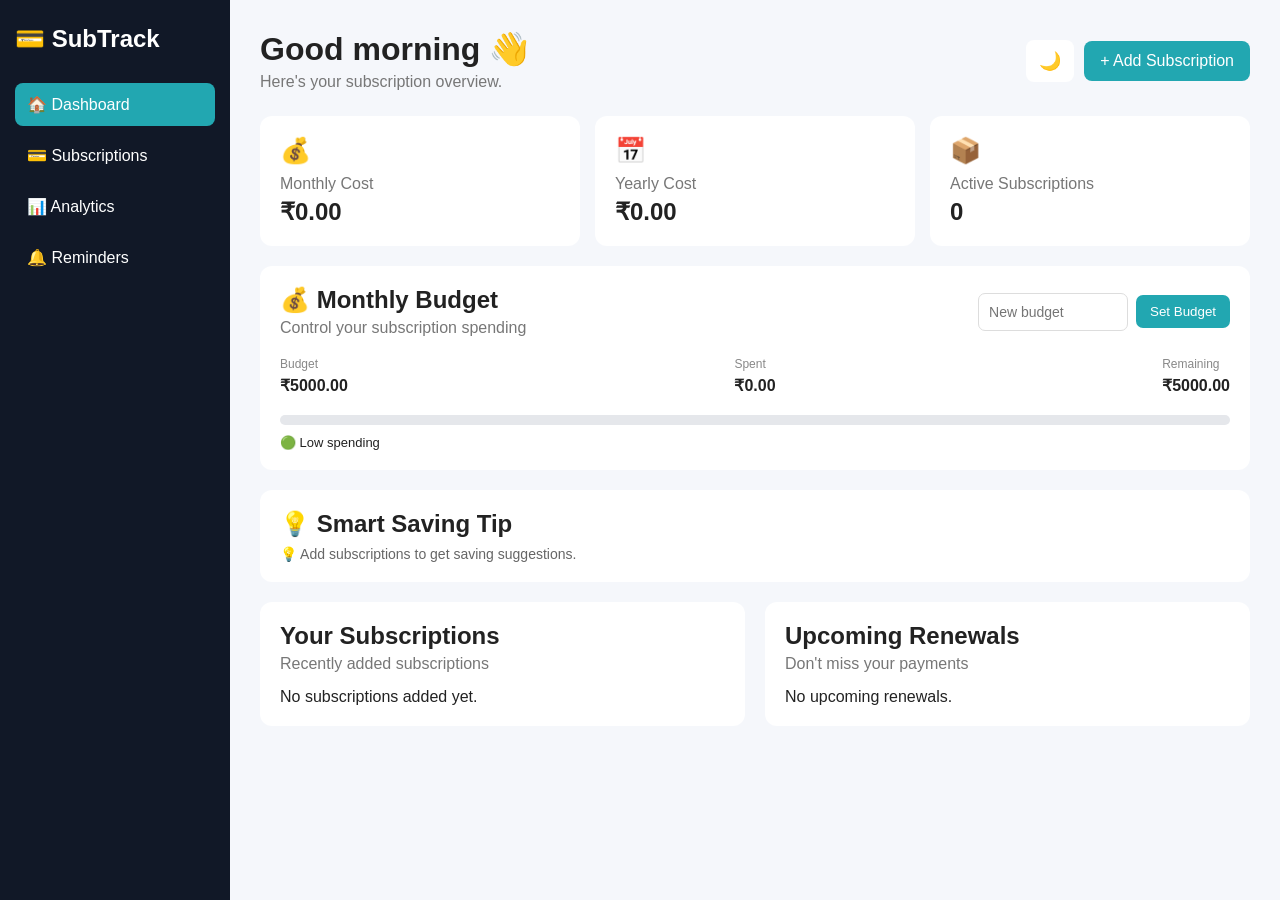
<file: index.html>
<!DOCTYPE html>
<html lang="en">

<head>

    <meta charset="UTF-8">

    <meta name="viewport"
          content="width=device-width, initial-scale=1.0">

    <title>Subscription Tracker</title>

    <link rel="stylesheet" href="style.css">

</head>


<body>

<div class="dashboard">


    <!-- SIDEBAR -->

    <aside class="sidebar">

        <h2 class="logo">
            💳 SubTrack
        </h2>

        <nav>

            <a href="index.html" class="active">
                🏠 Dashboard
            </a>

            <a href="subscriptions.html">
                💳 Subscriptions
            </a>

            <a href="analytics.html">
                📊 Analytics
            </a>

            <a href="reminders.html">
                🔔 Reminders
            </a>

        </nav>

    </aside>



    <!-- MAIN CONTENT -->

    <main class="main-content">


        <!-- TOP -->

        <div class="topbar">

            <div>

                <h1>
                    Good morning 👋
                </h1>

                <p>
                    Here's your subscription overview.
                </p>

            </div>


            <div class="top-buttons">

                <button
                    id="darkModeBtn"
                    class="dark-btn">

                    🌙

                </button>


                <a
                    href="subscriptions.html"
                    class="add-btn">

                    + Add Subscription

                </a>

            </div>

        </div>



        <!-- SUMMARY -->

        <div class="summary-cards">


            <div class="summary-card">

                <div class="card-icon">
                    💰
                </div>

                <p>
                    Monthly Cost
                </p>

                <h2 id="monthlyCost">
                    ₹0.00
                </h2>

            </div>


            <div class="summary-card">

                <div class="card-icon">
                    📅
                </div>

                <p>
                    Yearly Cost
                </p>

                <h2 id="yearlyCost">
                    ₹0.00
                </h2>

            </div>


            <div class="summary-card">

                <div class="card-icon">
                    📦
                </div>

                <p>
                    Active Subscriptions
                </p>

                <h2 id="activeCount">
                    0
                </h2>

            </div>


        </div>



        <!-- BUDGET -->

        <section class="budget-card card">

            <div class="section-header">

                <div>

                    <h2>
                        💰 Monthly Budget
                    </h2>

                    <p>
                        Control your subscription spending
                    </p>

                </div>


                <div class="budget-edit">
    <input type="number" id="budgetInput" min="1" placeholder="New budget">
    <button id="setBudgetBtn" class="budget-btn">Set Budget</button>
</div>

            </div>


            <div class="budget-info">


                <div>

                    <span>
                        Budget
                    </span>

                    <strong id="budgetAmount">
                        ₹5,000.00
                    </strong>

                </div>


                <div>

                    <span>
                        Spent
                    </span>

                    <strong id="budgetSpent">
                        ₹0.00
                    </strong>

                </div>


                <div>

                    <span>
                        Remaining
                    </span>

                    <strong id="budgetRemaining">
                        ₹5,000.00
                    </strong>

                </div>


            </div>


            <div class="progress budget-progress">

                <div
                    id="budgetProgress"
                    class="progress-bar">
                </div>

            </div>


            <p
                id="spendingStatus"
                class="spending-status">

                🟢 Low spending

            </p>

        </section>



        <!-- SAVING TIP -->

        <section class="suggestion card">

            <h2>
                💡 Smart Saving Tip
            </h2>

            <p id="savingSuggestion">

                Add subscriptions to get saving suggestions.

            </p>

        </section>



        <!-- CONTENT -->

        <div class="content-grid">


            <!-- SUBSCRIPTIONS -->

            <section class="card">

                <div class="section-header">

                    <div>

                        <h2>
                            Your Subscriptions
                        </h2>

                        <p>
                            Recently added subscriptions
                        </p>

                    </div>

                </div>


                <div id="dashboardSubscriptions">

                </div>

            </section>



            <!-- RENEWALS -->

            <section class="card">

                <div class="section-header">

                    <div>

                        <h2>
                            Upcoming Renewals
                        </h2>

                        <p>
                            Don't miss your payments
                        </p>

                    </div>

                </div>


                <div id="dashboardRenewals">

                </div>

            </section>


        </div>


    </main>

</div>


<script src="script.js"></script>

</body>

</html>
</file>
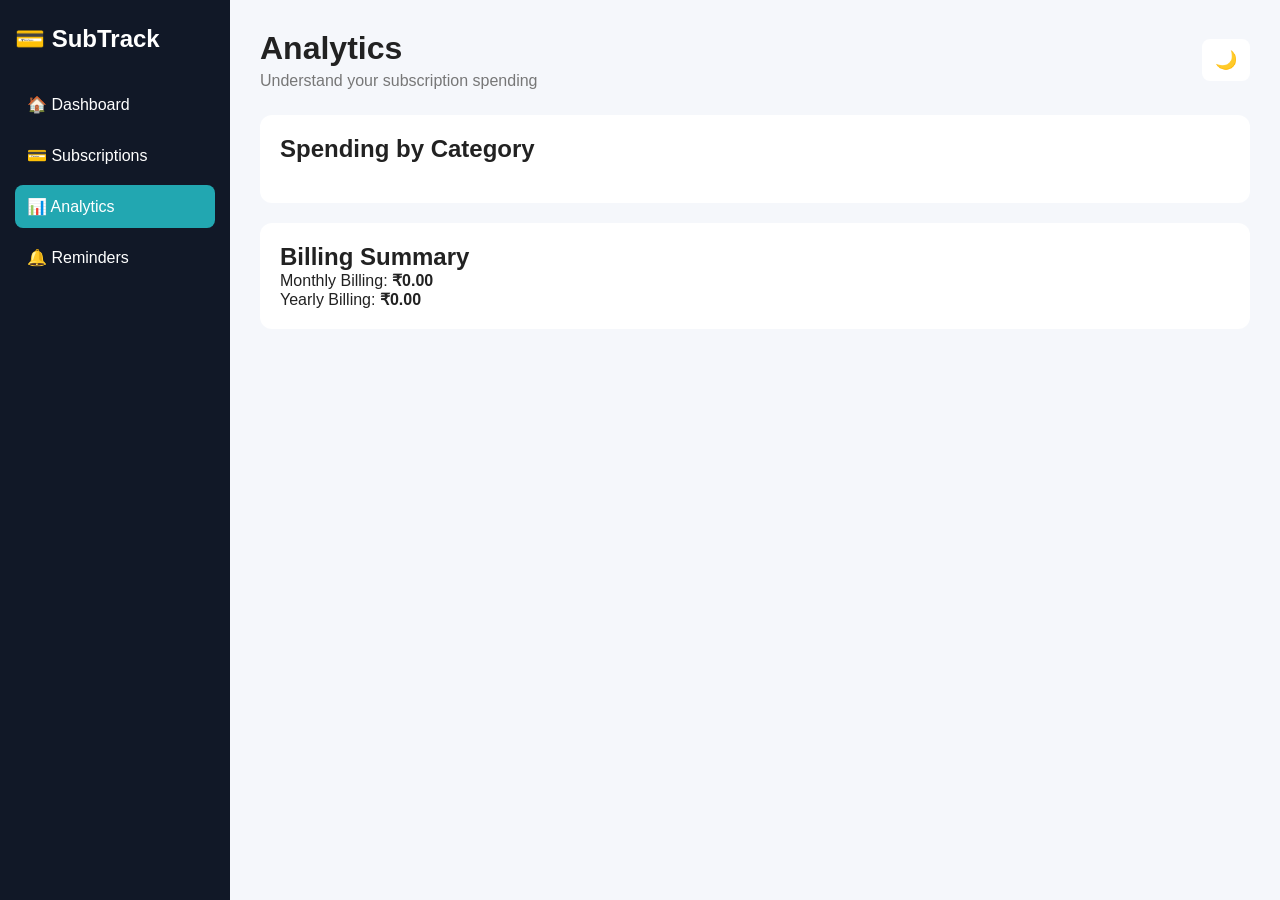
<file: analytics.html>
<!DOCTYPE html>
<html lang="en">

<head>

    <meta charset="UTF-8">

    <meta name="viewport"
          content="width=device-width, initial-scale=1.0">

    <title>Analytics</title>

    <link rel="stylesheet" href="style.css">

</head>


<body>

<div class="dashboard">


    <aside class="sidebar">

        <h2 class="logo">
            💳 SubTrack
        </h2>

        <nav>

            <a href="index.html">
                🏠 Dashboard
            </a>

            <a href="subscriptions.html">
                💳 Subscriptions
            </a>

            <a href="analytics.html"
               class="active">

                📊 Analytics

            </a>

            <a href="reminders.html">
                🔔 Reminders
            </a>

        </nav>

    </aside>



    <main class="main-content">


        <div class="topbar">

            <div>

                <h1>
                    Analytics
                </h1>

                <p>
                    Understand your subscription spending
                </p>

            </div>


            <button
                id="darkModeBtn"
                class="dark-btn">

                🌙

            </button>

        </div>



        <section class="card">

            <h2>
                Spending by Category
            </h2>

            <div
                id="categoryBreakdown"
                class="analytics-content">

            </div>

        </section>



        <section class="card">

            <h2>
                Billing Summary
            </h2>

            <div
                id="billingBreakdown">

            </div>

        </section>


    </main>

</div>


<script src="script.js"></script>

</body>

</html>
</file>
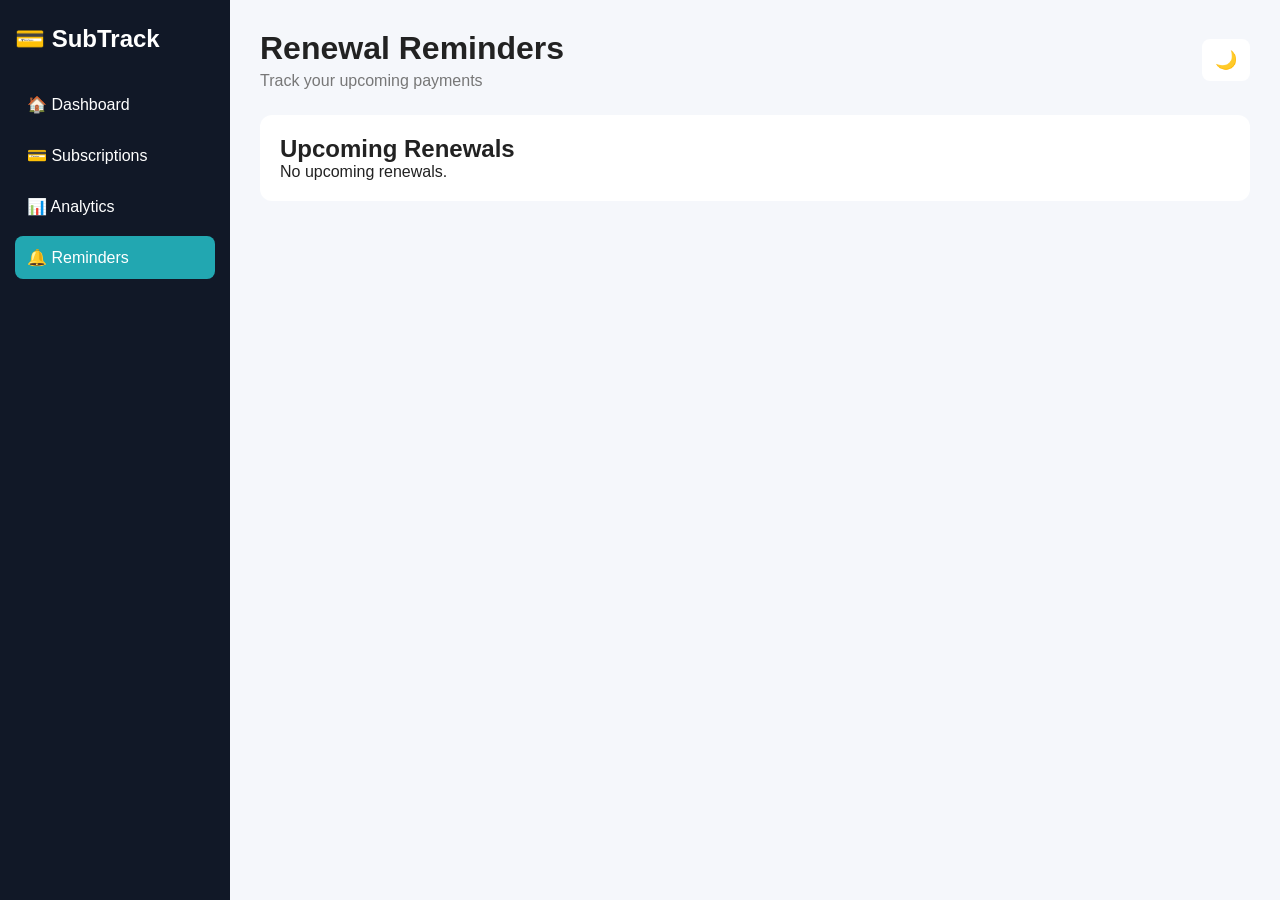
<file: reminders.html>
<!DOCTYPE html>
<html lang="en">

<head>

    <meta charset="UTF-8">

    <meta name="viewport"
          content="width=device-width, initial-scale=1.0">

    <title>Reminders</title>

    <link rel="stylesheet" href="style.css">

</head>


<body>

<div class="dashboard">


    <aside class="sidebar">

        <h2 class="logo">
            💳 SubTrack
        </h2>

        <nav>

            <a href="index.html">
                🏠 Dashboard
            </a>

            <a href="subscriptions.html">
                💳 Subscriptions
            </a>

            <a href="analytics.html">
                📊 Analytics
            </a>

            <a href="reminders.html"
               class="active">

                🔔 Reminders

            </a>

        </nav>

    </aside>



    <main class="main-content">


        <div class="topbar">

            <div>

                <h1>
                    Renewal Reminders
                </h1>

                <p>
                    Track your upcoming payments
                </p>

            </div>


            <button
                id="darkModeBtn"
                class="dark-btn">

                🌙

            </button>

        </div>



        <section class="card">

            <h2>
                Upcoming Renewals
            </h2>

            <div id="reminderList">

            </div>

        </section>


    </main>

</div>


<script src="script.js"></script>

</body>

</html>
</file>
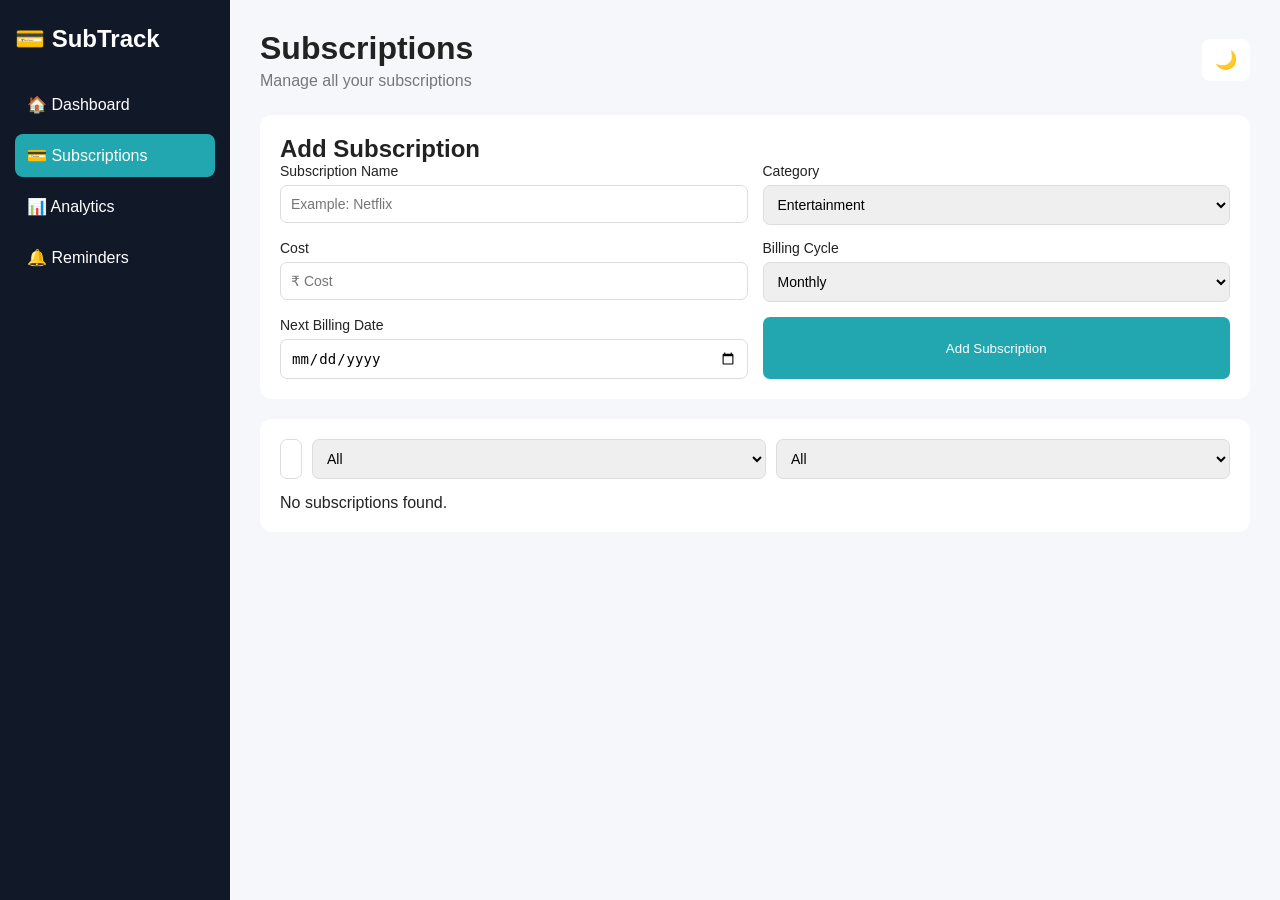
<file: subscriptions.html>
<!DOCTYPE html>
<html lang="en">

<head>

    <meta charset="UTF-8">

    <meta name="viewport"
          content="width=device-width, initial-scale=1.0">

    <title>Subscriptions</title>

    <link rel="stylesheet" href="style.css">

</head>


<body>

<div class="dashboard">


    <!-- SIDEBAR -->

    <aside class="sidebar">

        <h2 class="logo">
            💳 SubTrack
        </h2>

        <nav>

            <a href="index.html">
                🏠 Dashboard
            </a>

            <a href="subscriptions.html"
               class="active">

                💳 Subscriptions

            </a>

            <a href="analytics.html">
                📊 Analytics
            </a>

            <a href="reminders.html">
                🔔 Reminders
            </a>

        </nav>

    </aside>



    <!-- MAIN -->

    <main class="main-content">


        <div class="topbar">

            <div>

                <h1>
                    Subscriptions
                </h1>

                <p>
                    Manage all your subscriptions
                </p>

            </div>


            <button
                id="darkModeBtn"
                class="dark-btn">

                🌙

            </button>

        </div>



        <!-- ADD -->

        <section class="card add-section">

            <h2>
                Add Subscription
            </h2>


            <form id="subscriptionForm">


                <div class="form-group">

                    <label>
                        Subscription Name
                    </label>

                    <input
                        type="text"
                        id="subscriptionName"
                        placeholder="Example: Netflix"
                        required>

                </div>


                <div class="form-group">

                    <label>
                        Category
                    </label>

                    <select id="category">

                        <option>
                            Entertainment
                        </option>

                        <option>
                            Shopping
                        </option>

                        <option>
                            Education
                        </option>

                        <option>
                            Software
                        </option>

                        <option>
                            Health
                        </option>

                        <option>
                            Other
                        </option>

                    </select>

                </div>


                <div class="form-group">

                    <label>
                        Cost
                    </label>

                    <input
                        type="number"
                        id="cost"
                        min="1"
                        placeholder="₹ Cost"
                        required>

                </div>


                <div class="form-group">

                    <label>
                        Billing Cycle
                    </label>

                    <select id="billingCycle">

                        <option>
                            Monthly
                        </option>

                        <option>
                            Yearly
                        </option>

                    </select>

                </div>


                <div class="form-group">

                    <label>
                        Next Billing Date
                    </label>

                    <input
                        type="date"
                        id="billingDate"
                        required>

                </div>


                <button
                    type="submit"
                    class="save-btn">

                    Add Subscription

                </button>


            </form>

        </section>



        <!-- FILTER -->

        <section class="card">

            <div class="filters">

                <input
                    type="text"
                    id="searchInput"
                    placeholder="🔍 Search subscription...">


                <select id="filterCategory">

                    <option>
                        All
                    </option>

                    <option>
                        Entertainment
                    </option>

                    <option>
                        Shopping
                    </option>

                    <option>
                        Education
                    </option>

                    <option>
                        Software
                    </option>

                    <option>
                        Health
                    </option>

                    <option>
                        Other
                    </option>

                </select>


                <select id="filterBilling">

                    <option>
                        All
                    </option>

                    <option>
                        Monthly
                    </option>

                    <option>
                        Yearly
                    </option>

                </select>

            </div>


            <div id="subscriptionList">

            </div>

        </section>


    </main>

</div>


<script src="script.js"></script>

</body>

</html>
</file>
<file: style.css>
/* =========================
   BASIC
========================= */

* {
    box-sizing: border-box;
    margin: 0;
    padding: 0;
}

body {
    font-family: Arial, sans-serif;
    background: #f5f7fb;
    color: #222;
}

a {
    text-decoration: none;
    color: inherit;
}


/* =========================
   LAYOUT
========================= */

.dashboard {
    display: flex;
    min-height: 100vh;
}


/* =========================
   SIDEBAR
========================= */

.sidebar {
    width: 230px;
    background: #111827;
    color: white;
    padding: 25px 15px;
}

.logo {
    margin-bottom: 30px;
}

.sidebar nav a {
    display: block;
    padding: 12px;
    margin-bottom: 8px;
    border-radius: 8px;
}

.sidebar nav a:hover,
.sidebar nav .active {
    background: #22a7b1;
}


/* =========================
   MAIN
========================= */

.main-content {
    flex: 1;
    padding: 30px;
}


/* =========================
   TOPBAR
========================= */

.topbar {
    display: flex;
    justify-content: space-between;
    align-items: center;
    margin-bottom: 25px;
}

.topbar h1 {
    margin-bottom: 5px;
}

.topbar p {
    color: #777;
}


.top-buttons {
    display: flex;
    gap: 10px;
    align-items: center;
}


.add-btn {
    background: #22a7b1;
    color: white;
    padding: 11px 16px;
    border-radius: 8px;
}


/* =========================
   DARK MODE BUTTON
========================= */

.dark-btn {
    border: none;
    background: white;
    padding: 10px 13px;
    border-radius: 8px;
    cursor: pointer;
    font-size: 18px;
}


/* =========================
   SUMMARY CARDS
========================= */

.summary-cards {
    display: grid;
    grid-template-columns: repeat(3, 1fr);
    gap: 15px;
    margin-bottom: 20px;
}

.summary-card {
    background: white;
    padding: 20px;
    border-radius: 12px;
}

.card-icon {
    font-size: 25px;
    margin-bottom: 10px;
}

.summary-card p {
    color: #777;
    margin-bottom: 5px;
}


/* =========================
   CARD
========================= */

.card {
    background: white;
    padding: 20px;
    border-radius: 12px;
    margin-bottom: 20px;
}

.section-header {
    display: flex;
    justify-content: space-between;
    align-items: center;
    margin-bottom: 15px;
}

.section-header p {
    color: #777;
    margin-top: 5px;
}


/* =========================
   CONTENT GRID
========================= */

.content-grid {
    display: grid;
    grid-template-columns: 1fr 1fr;
    gap: 20px;
}


/* =========================
   SUBSCRIPTION
========================= */

.subscription {
    display: flex;
    align-items: center;
    gap: 15px;
    padding: 15px 0;
    border-bottom: 1px solid #eee;
}

.service-icon {
    font-size: 25px;
}

.service-info {
    flex: 1;
}

.service-info strong {
    display: block;
}

.service-info span,
.service-price span {
    color: #777;
    font-size: 13px;
}

.service-price {
    text-align: right;
}

.service-price strong {
    display: block;
}

.service-date {
    font-size: 13px;
    color: #777;
}


/* =========================
   ACTION BUTTONS
========================= */

.action-buttons {
    display: flex;
    gap: 6px;
}

.edit-btn,
.delete-btn {
    width: 35px;
    height: 35px;
    border: none;
    border-radius: 8px;
    cursor: pointer;
}

.edit-btn {
    background: #e0e7ff;
}

.delete-btn {
    background: #fee2e2;
}


/* =========================
   ADD FORM
========================= */

.add-section form {
    display: grid;
    grid-template-columns: repeat(2, 1fr);
    gap: 15px;
}

.form-group label {
    display: block;
    margin-bottom: 6px;
    font-size: 14px;
}

input,
select {
    width: 100%;
    padding: 10px;
    border: 1px solid #ddd;
    border-radius: 7px;
    font-size: 14px;
}

.save-btn {
    background: #22a7b1;
    color: white;
    border: none;
    padding: 11px;
    border-radius: 7px;
    cursor: pointer;
}


/* =========================
   FILTERS
========================= */

.filters {
    display: flex;
    gap: 10px;
    margin-bottom: 15px;
}

.filters input {
    flex: 1;
}


/* =========================
   RENEWALS
========================= */

.renewal-item {
    display: flex;
    justify-content: space-between;
    padding: 15px 0;
    border-bottom: 1px solid #eee;
}

.renewal-item span {
    display: block;
    color: #777;
    font-size: 13px;
    margin-top: 5px;
}

.renewal-date {
    color: #f59e0b;
    font-weight: bold;
    text-align: right;
}


/* =========================
   ANALYTICS
========================= */

.analytics-content {
    margin-top: 20px;
}

.category-row {
    margin-bottom: 20px;
}

.category-row > div:first-child {
    display: flex;
    justify-content: space-between;
    margin-bottom: 7px;
}

.progress {
    width: 100%;
    height: 10px;
    background: #e5e7eb;
    border-radius: 10px;
    overflow: hidden;
}

.progress-bar {
    height: 100%;
    background: #22a7b1;
}


/* =========================
   💰 BUDGET
========================= */

.budget-card {
    margin-bottom: 20px;
}

.budget-btn {
    background: #22a7b1;
    color: white;
    border: none;
    padding: 9px 14px;
    border-radius: 7px;
    cursor: pointer;
}

.budget-info {
    display: flex;
    justify-content: space-between;
    margin: 20px 0;
}

.budget-info span {
    display: block;
    color: #888;
    font-size: 12px;
    margin-bottom: 5px;
}

.budget-info strong {
    font-size: 16px;
}

.budget-progress {
    margin-bottom: 10px;
}

.over-budget {
    background: #ef4444;
}

.spending-status {
    font-size: 13px;
    margin-top: 10px;
}


/* =========================
   💡 SAVING TIP
========================= */

.suggestion h2 {
    margin-bottom: 8px;
}

.suggestion p {
    color: #666;
    font-size: 14px;
}


/* =========================
   🌙 DARK MODE
========================= */

body.dark {
    background: #22a7b1;
    color: #f3f4f6;
}

body.dark .main-content {
    background: #111827;
}

body.dark .card,
body.dark .summary-card {
    background: #1f2937;
    color: white;
}

body.dark h1,
body.dark h2,
body.dark h3,
body.dark strong {
    color: white;
}

body.dark p,
body.dark span {
    color: #d1d5db;
}

body.dark .dark-btn {
    background: #374151;
    color: white;
}

body.dark input,
body.dark select {
    background: #374151;
    color: white;
    border-color: #4b5563;
}

body.dark .subscription,
body.dark .renewal-item {
    border-color: #374151;
}


/* =========================
   MOBILE
========================= */

@media (max-width: 800px) {

    .sidebar {
        width: 180px;
    }

    .summary-cards {
        grid-template-columns: 1fr;
    }

    .content-grid {
        grid-template-columns: 1fr;
    }

    .add-section form {
        grid-template-columns: 1fr;
    }

    .filters {
        flex-direction: column;
    }

    .budget-info {
        gap: 20px;
        flex-wrap: wrap;
    }

}
.budget-edit {
    display: flex;
    gap: 8px;
    align-items: center;
}

.budget-edit input {
    width: 150px;
}
</file>
